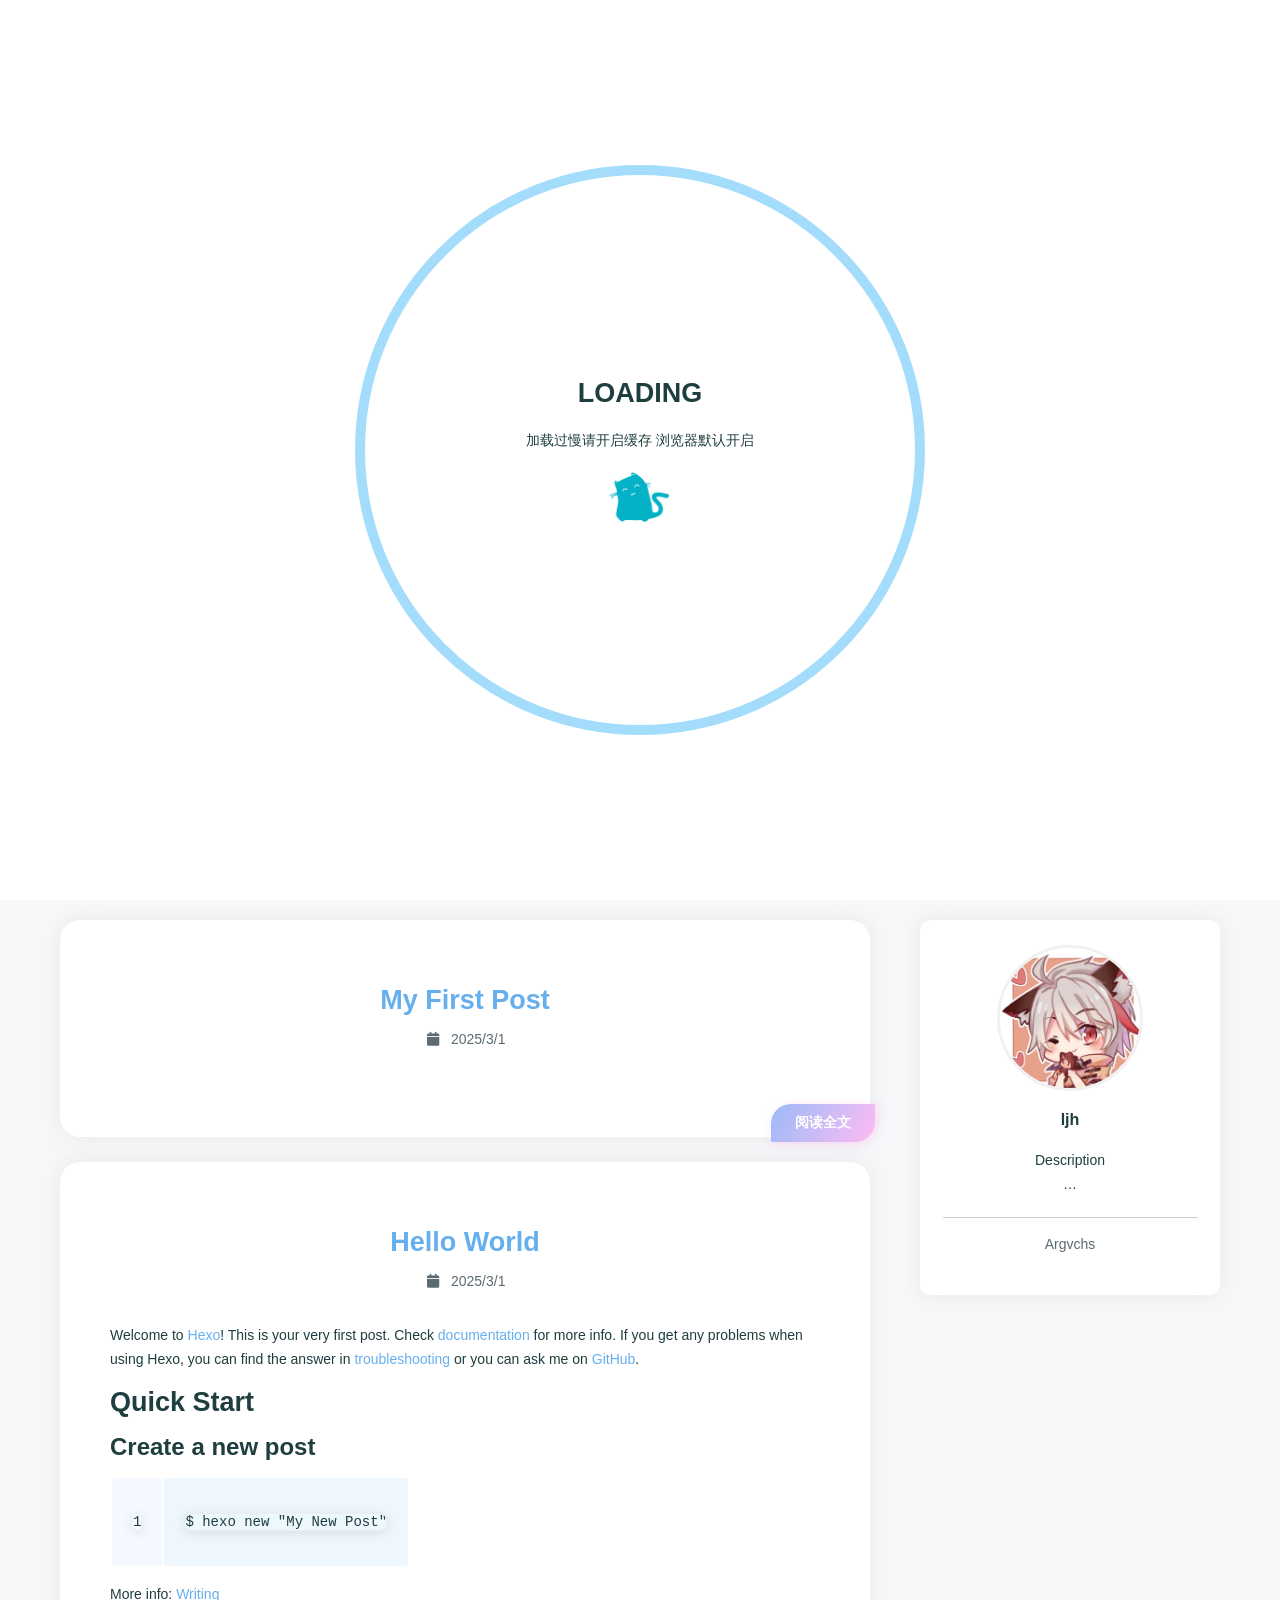
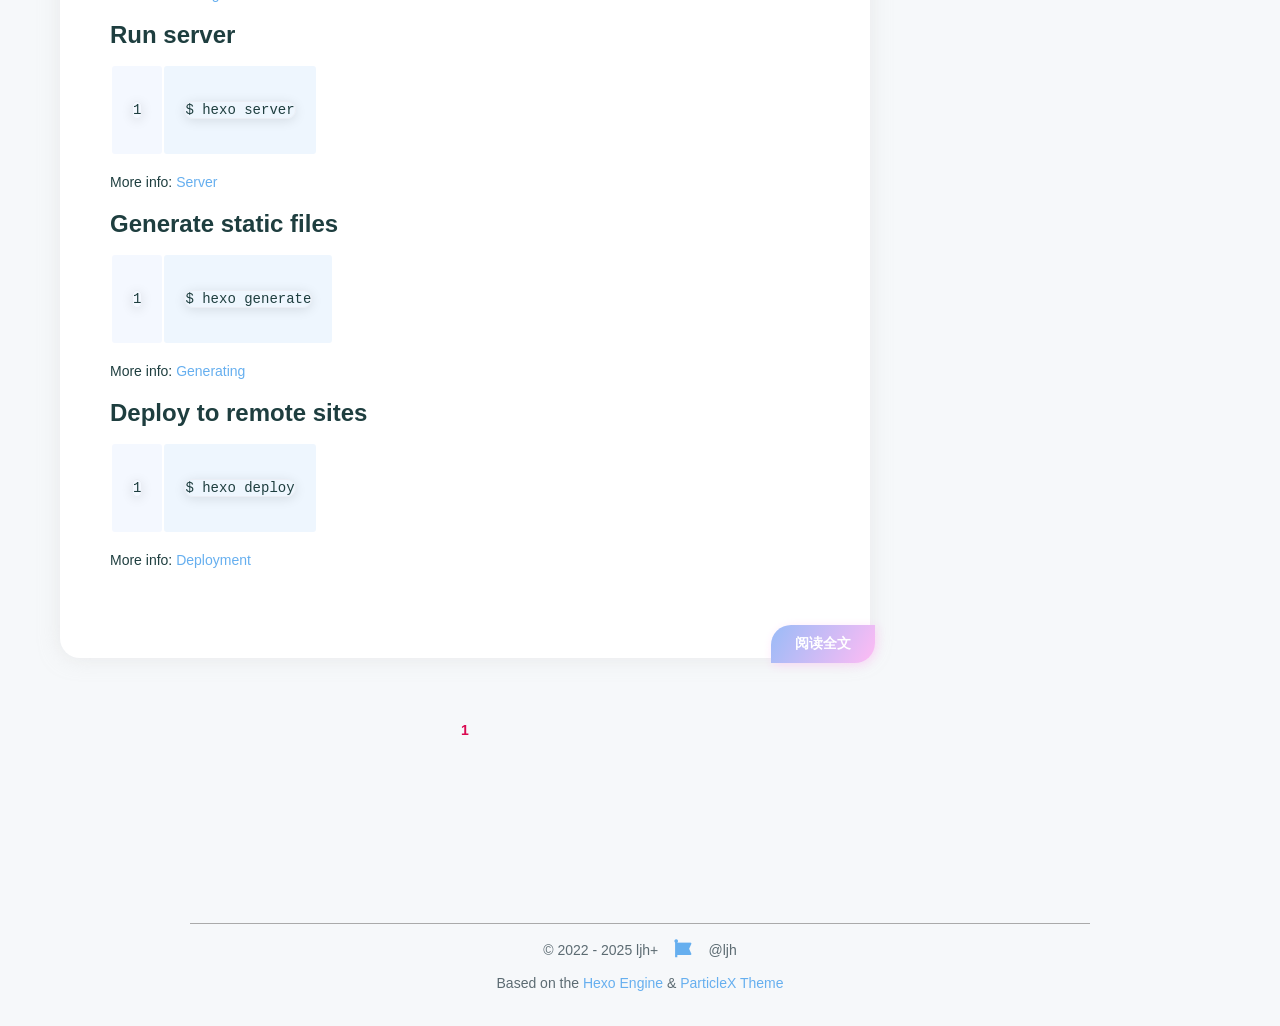
<file: index.html>
<!DOCTYPE html>
<html lang="zh-CN">
<head>
    <meta charset="utf-8" />
    <title>ljh+</title>
    <meta name="author" content="ljh" />
    <meta name="description" content="你终于来了" />
    <meta name="keywords" content="" />
    <meta
        name="viewport"
        content="width=device-width, initial-scale=1.0, maximum-scale=1.0, user-scalable=0"
    />
    <link rel="icon" href="/images/avat.jpeg" />
    <link rel="preconnect" href="https://s4.zstatic.net" />
<script src="https://s4.zstatic.net/ajax/libs/vue/3.3.7/vue.global.prod.min.js"></script>
<link rel="stylesheet" href="https://s4.zstatic.net/ajax/libs/font-awesome/6.4.2/css/all.min.css" />
<link rel="preconnect" href="https://fonts.googleapis.cn" />
<link rel="preconnect" href="https://fonts.gstatic.cn" crossorigin />
<link
    rel="stylesheet"
    href="https://fonts.googleapis.cn/css2?family=Fira+Code:wght@400;500;600;700&family=Lexend:wght@400;500;600;700;800;900&family=Noto+Sans+SC:wght@400;500;600;700;800;900&display=swap"
/>
<script> const mixins = {}; </script>

<script src="https://polyfill.alicdn.com/v3/polyfill.min.js?features=default"></script>


<script src="https://s4.zstatic.net/ajax/libs/highlight.js/11.9.0/highlight.min.js"></script>
<script src="https://s4.zstatic.net/ajax/libs/highlightjs-line-numbers.js/2.8.0/highlightjs-line-numbers.min.js"></script>
<link
    rel="stylesheet"
    href="https://s4.zstatic.net/ajax/libs/highlight.js/11.9.0/styles/github.min.css"
/>
<script src="/js/lib/highlight.js"></script>



<script src="/js/lib/preview.js"></script>





<script src="/js/lib/home.js"></script>

<link rel="stylesheet" href="/css/main.css" />

<meta name="generator" content="Hexo 7.3.0"></head>
<body>
    <div id="layout">
        <transition name="fade">
            <div id="loading" v-show="loading">
                <div id="loading-circle">
                    <h2>LOADING</h2>
                    <p>加载过慢请开启缓存 浏览器默认开启</p>
                    <img src="/images/loading.gif" />
                </div>
            </div>
        </transition>
        <div id="menu" :class="{ hidden: hiddenMenu, 'menu-color': menuColor}">
    <nav id="desktop-menu">
        <a class="title" href="/">
            <span>LJH+</span>
        </a>
        
        <a href="/">
            <i class="fa-solid fa-house fa-fw"></i>
            <span>&ensp;Home</span>
        </a>
        
        <a href="/about">
            <i class="fa-solid fa-id-card fa-fw"></i>
            <span>&ensp;About</span>
        </a>
        
        <a href="/archives">
            <i class="fa-solid fa-box-archive fa-fw"></i>
            <span>&ensp;Archives</span>
        </a>
        
        <a href="/categories">
            <i class="fa-solid fa-bookmark fa-fw"></i>
            <span>&ensp;Categories</span>
        </a>
        
        <a href="/tags">
            <i class="fa-solid fa-tags fa-fw"></i>
            <span>&ensp;Tags</span>
        </a>
        
    </nav>
    <nav id="mobile-menu">
        <div class="title" @click="showMenuItems = !showMenuItems">
            <i class="fa-solid fa-bars fa-fw"></i>
            <span>&emsp;LJH+</span>
        </div>
        <transition name="slide">
            <div class="items" v-show="showMenuItems">
                
                <a href="/">
                    <div class="item">
                        <div style="min-width: 20px; max-width: 50px; width: 10%">
                            <i class="fa-solid fa-house fa-fw"></i>
                        </div>
                        <div style="min-width: 100px; max-width: 150%; width: 20%">Home</div>
                    </div>
                </a>
                
                <a href="/about">
                    <div class="item">
                        <div style="min-width: 20px; max-width: 50px; width: 10%">
                            <i class="fa-solid fa-id-card fa-fw"></i>
                        </div>
                        <div style="min-width: 100px; max-width: 150%; width: 20%">About</div>
                    </div>
                </a>
                
                <a href="/archives">
                    <div class="item">
                        <div style="min-width: 20px; max-width: 50px; width: 10%">
                            <i class="fa-solid fa-box-archive fa-fw"></i>
                        </div>
                        <div style="min-width: 100px; max-width: 150%; width: 20%">Archives</div>
                    </div>
                </a>
                
                <a href="/categories">
                    <div class="item">
                        <div style="min-width: 20px; max-width: 50px; width: 10%">
                            <i class="fa-solid fa-bookmark fa-fw"></i>
                        </div>
                        <div style="min-width: 100px; max-width: 150%; width: 20%">Categories</div>
                    </div>
                </a>
                
                <a href="/tags">
                    <div class="item">
                        <div style="min-width: 20px; max-width: 50px; width: 10%">
                            <i class="fa-solid fa-tags fa-fw"></i>
                        </div>
                        <div style="min-width: 100px; max-width: 150%; width: 20%">Tags</div>
                    </div>
                </a>
                
            </div>
        </transition>
    </nav>
</div>
<transition name="fade">
    <div id="menu-curtain" @click="showMenuItems = !showMenuItems" v-show="showMenuItems"></div>
</transition>

        <div id="main" :class="loading ? 'into-enter-from': 'into-enter-active'">
            <div id="home-head">
    <div
        id="home-background"
        ref="homeBackground"
        data-images="/images/ava.jpg"
    ></div>
    <div id="home-info" @click="homeClick">
        <span class="loop"></span>
        <span class="loop"></span>
        <span class="loop"></span>
        <span class="loop"></span>
        <span class="info">
            <div class="wrap">
                <h1>ljh+</h1>
                <h3>It&#39;s me</h3>
                <h5>你终于来了</h5>
            </div>
        </span>
    </div>
</div>
<div
    id="home-posts-wrap"
    ref="homePostsWrap"
    true
>
    <div id="home-posts">
        

<div class="post">
    <a href="/2025/03/01/My-First-Post/">
        <h2 class="post-title">My First Post</h2>
    </a>
    <div class="category-and-date">
        
        <span class="date">
            <span class="icon">
                <i class="fa-solid fa-calendar fa-fw"></i>
            </span>
            2025/3/1
        </span>
        
        
    </div>
    <div class="description">
        <div class="content" v-pre>
            
            
            
        </div>
    </div>
    <div class="post-tags">
        
        
        
    </div>
    <a href="/2025/03/01/My-First-Post/" class="go-post">阅读全文</a>
</div>

<div class="post">
    <a href="/2025/03/01/hello-world/">
        <h2 class="post-title">Hello World</h2>
    </a>
    <div class="category-and-date">
        
        <span class="date">
            <span class="icon">
                <i class="fa-solid fa-calendar fa-fw"></i>
            </span>
            2025/3/1
        </span>
        
        
    </div>
    <div class="description">
        <div class="content" v-pre>
            
            <p>Welcome to <a target="_blank" rel="noopener" href="https://hexo.io/">Hexo</a>! This is your very first post. Check <a target="_blank" rel="noopener" href="https://hexo.io/docs/">documentation</a> for more info. If you get any problems when using Hexo, you can find the answer in <a target="_blank" rel="noopener" href="https://hexo.io/docs/troubleshooting.html">troubleshooting</a> or you can ask me on <a target="_blank" rel="noopener" href="https://github.com/hexojs/hexo/issues">GitHub</a>.</p>
<h2 id="Quick-Start"><a href="#Quick-Start" class="headerlink" title="Quick Start"></a>Quick Start</h2><h3 id="Create-a-new-post"><a href="#Create-a-new-post" class="headerlink" title="Create a new post"></a>Create a new post</h3><figure class="highlight bash"><table><tr><td class="gutter"><pre><span class="line">1</span><br></pre></td><td class="code"><pre><span class="line">$ hexo new <span class="string">&quot;My New Post&quot;</span></span><br></pre></td></tr></table></figure>

<p>More info: <a target="_blank" rel="noopener" href="https://hexo.io/docs/writing.html">Writing</a></p>
<h3 id="Run-server"><a href="#Run-server" class="headerlink" title="Run server"></a>Run server</h3><figure class="highlight bash"><table><tr><td class="gutter"><pre><span class="line">1</span><br></pre></td><td class="code"><pre><span class="line">$ hexo server</span><br></pre></td></tr></table></figure>

<p>More info: <a target="_blank" rel="noopener" href="https://hexo.io/docs/server.html">Server</a></p>
<h3 id="Generate-static-files"><a href="#Generate-static-files" class="headerlink" title="Generate static files"></a>Generate static files</h3><figure class="highlight bash"><table><tr><td class="gutter"><pre><span class="line">1</span><br></pre></td><td class="code"><pre><span class="line">$ hexo generate</span><br></pre></td></tr></table></figure>

<p>More info: <a target="_blank" rel="noopener" href="https://hexo.io/docs/generating.html">Generating</a></p>
<h3 id="Deploy-to-remote-sites"><a href="#Deploy-to-remote-sites" class="headerlink" title="Deploy to remote sites"></a>Deploy to remote sites</h3><figure class="highlight bash"><table><tr><td class="gutter"><pre><span class="line">1</span><br></pre></td><td class="code"><pre><span class="line">$ hexo deploy</span><br></pre></td></tr></table></figure>

<p>More info: <a target="_blank" rel="noopener" href="https://hexo.io/docs/one-command-deployment.html">Deployment</a></p>

            
        </div>
    </div>
    <div class="post-tags">
        
        
        
    </div>
    <a href="/2025/03/01/hello-world/" class="go-post">阅读全文</a>
</div>


        <div class="page-current">
    
    <span class="current">1</span>
    
    
    
    
</div>

    </div>
    
    <div id="home-card">
        <div id="card-style">
    <div id="card-div">
        <div class="avatar">
            <img src="/images/avat.jpeg" alt="avatar" />
        </div>
        <div class="name">ljh</div>
        <div class="description">
            <p>Description<br>…</p>

        </div>
        
        
        <div class="friend-links">
            
            <div class="friend-link">
                <a target="_blank" rel="noopener" href="https://argvchs.github.io">Argvchs</a>
            </div>
            
        </div>
        
    </div>
</div>

    </div>
    
</div>

            <footer id="footer">
    <div id="footer-wrap">
        <div>
            &copy;
            2022 - 2025 ljh+
            <span id="footer-icon">
                <i class="fa-solid fa-font-awesome fa-fw"></i>
            </span>
            &commat;ljh
        </div>
        <div>
            Based on the <a target="_blank" rel="noopener" href="https://hexo.io">Hexo Engine</a> &amp;
            <a target="_blank" rel="noopener" href="https://github.com/theme-particlex/hexo-theme-particlex">ParticleX Theme</a>
        </div>
        
    </div>
</footer>

        </div>
        
        <transition name="fade">
            <div id="preview" ref="preview" v-show="previewShow">
                <img id="preview-content" ref="previewContent" />
            </div>
        </transition>
        
    </div>
    <script src="/js/main.js"></script>
    
</body>
</html>
</file>
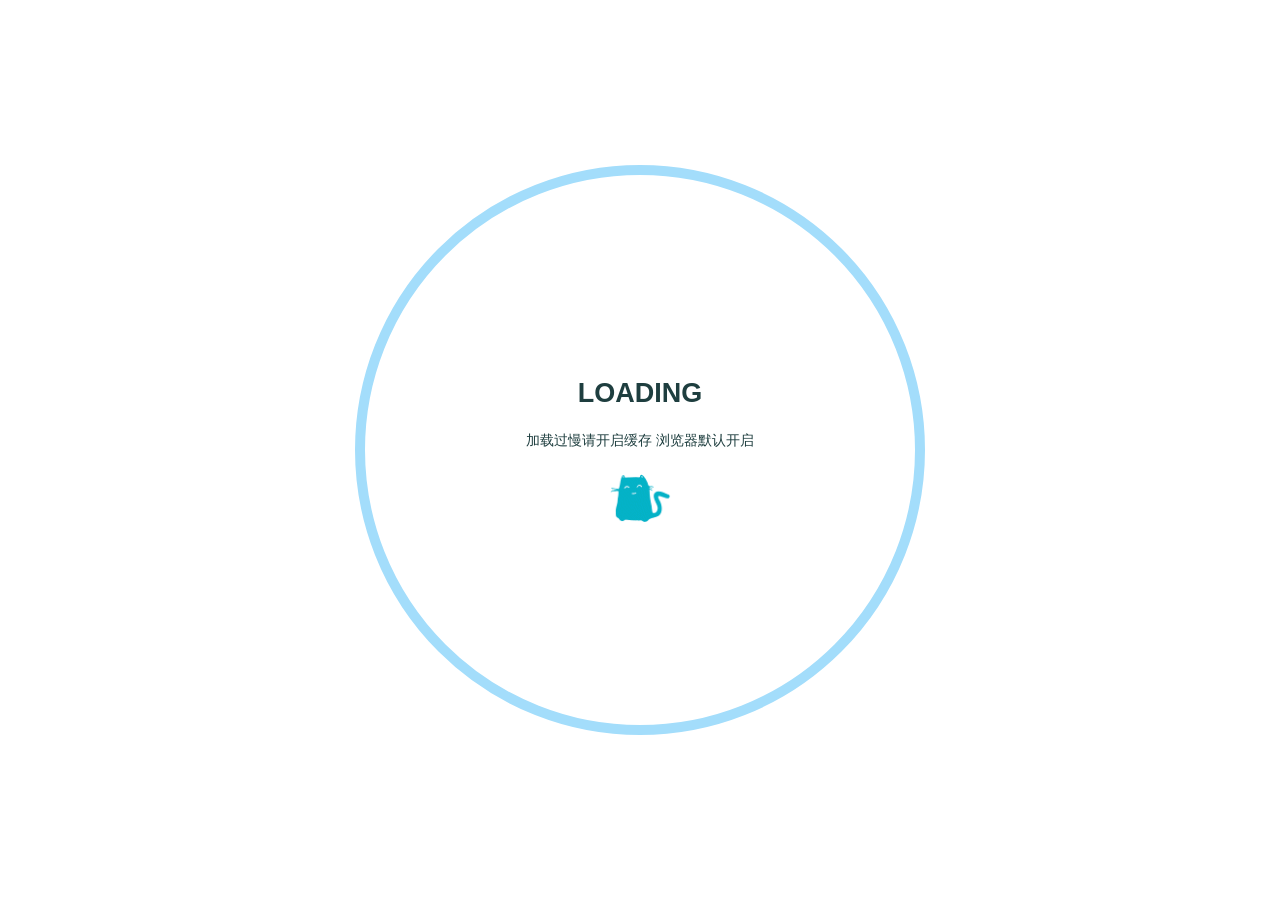
<file: archives/index.html>
<!DOCTYPE html>
<html lang="zh-CN">
<head>
    <meta charset="utf-8" />
    <title>Archives | ljh+</title>
    <meta name="author" content="ljh" />
    <meta name="description" content="你终于来了" />
    <meta name="keywords" content="" />
    <meta
        name="viewport"
        content="width=device-width, initial-scale=1.0, maximum-scale=1.0, user-scalable=0"
    />
    <link rel="icon" href="/images/avat.jpeg" />
    <link rel="preconnect" href="https://s4.zstatic.net" />
<script src="https://s4.zstatic.net/ajax/libs/vue/3.3.7/vue.global.prod.min.js"></script>
<link rel="stylesheet" href="https://s4.zstatic.net/ajax/libs/font-awesome/6.4.2/css/all.min.css" />
<link rel="preconnect" href="https://fonts.googleapis.cn" />
<link rel="preconnect" href="https://fonts.gstatic.cn" crossorigin />
<link
    rel="stylesheet"
    href="https://fonts.googleapis.cn/css2?family=Fira+Code:wght@400;500;600;700&family=Lexend:wght@400;500;600;700;800;900&family=Noto+Sans+SC:wght@400;500;600;700;800;900&display=swap"
/>
<script> const mixins = {}; </script>

<script src="https://polyfill.alicdn.com/v3/polyfill.min.js?features=default"></script>


<script src="https://s4.zstatic.net/ajax/libs/highlight.js/11.9.0/highlight.min.js"></script>
<script src="https://s4.zstatic.net/ajax/libs/highlightjs-line-numbers.js/2.8.0/highlightjs-line-numbers.min.js"></script>
<link
    rel="stylesheet"
    href="https://s4.zstatic.net/ajax/libs/highlight.js/11.9.0/styles/github.min.css"
/>
<script src="/js/lib/highlight.js"></script>



<script src="/js/lib/preview.js"></script>





<link rel="stylesheet" href="/css/main.css" />

<meta name="generator" content="Hexo 7.3.0"></head>
<body>
    <div id="layout">
        <transition name="fade">
            <div id="loading" v-show="loading">
                <div id="loading-circle">
                    <h2>LOADING</h2>
                    <p>加载过慢请开启缓存 浏览器默认开启</p>
                    <img src="/images/loading.gif" />
                </div>
            </div>
        </transition>
        <div id="menu" :class="{ hidden: hiddenMenu, 'menu-color': menuColor}">
    <nav id="desktop-menu">
        <a class="title" href="/">
            <span>LJH+</span>
        </a>
        
        <a href="/">
            <i class="fa-solid fa-house fa-fw"></i>
            <span>&ensp;Home</span>
        </a>
        
        <a href="/about">
            <i class="fa-solid fa-id-card fa-fw"></i>
            <span>&ensp;About</span>
        </a>
        
        <a href="/archives">
            <i class="fa-solid fa-box-archive fa-fw"></i>
            <span>&ensp;Archives</span>
        </a>
        
        <a href="/categories">
            <i class="fa-solid fa-bookmark fa-fw"></i>
            <span>&ensp;Categories</span>
        </a>
        
        <a href="/tags">
            <i class="fa-solid fa-tags fa-fw"></i>
            <span>&ensp;Tags</span>
        </a>
        
    </nav>
    <nav id="mobile-menu">
        <div class="title" @click="showMenuItems = !showMenuItems">
            <i class="fa-solid fa-bars fa-fw"></i>
            <span>&emsp;LJH+</span>
        </div>
        <transition name="slide">
            <div class="items" v-show="showMenuItems">
                
                <a href="/">
                    <div class="item">
                        <div style="min-width: 20px; max-width: 50px; width: 10%">
                            <i class="fa-solid fa-house fa-fw"></i>
                        </div>
                        <div style="min-width: 100px; max-width: 150%; width: 20%">Home</div>
                    </div>
                </a>
                
                <a href="/about">
                    <div class="item">
                        <div style="min-width: 20px; max-width: 50px; width: 10%">
                            <i class="fa-solid fa-id-card fa-fw"></i>
                        </div>
                        <div style="min-width: 100px; max-width: 150%; width: 20%">About</div>
                    </div>
                </a>
                
                <a href="/archives">
                    <div class="item">
                        <div style="min-width: 20px; max-width: 50px; width: 10%">
                            <i class="fa-solid fa-box-archive fa-fw"></i>
                        </div>
                        <div style="min-width: 100px; max-width: 150%; width: 20%">Archives</div>
                    </div>
                </a>
                
                <a href="/categories">
                    <div class="item">
                        <div style="min-width: 20px; max-width: 50px; width: 10%">
                            <i class="fa-solid fa-bookmark fa-fw"></i>
                        </div>
                        <div style="min-width: 100px; max-width: 150%; width: 20%">Categories</div>
                    </div>
                </a>
                
                <a href="/tags">
                    <div class="item">
                        <div style="min-width: 20px; max-width: 50px; width: 10%">
                            <i class="fa-solid fa-tags fa-fw"></i>
                        </div>
                        <div style="min-width: 100px; max-width: 150%; width: 20%">Tags</div>
                    </div>
                </a>
                
            </div>
        </transition>
    </nav>
</div>
<transition name="fade">
    <div id="menu-curtain" @click="showMenuItems = !showMenuItems" v-show="showMenuItems"></div>
</transition>

        <div id="main" :class="loading ? 'into-enter-from': 'into-enter-active'">
            
<div id="archives">
    
    <div id="timeline-wrap" ref="timeline">
        
        <div class="timeline" data-title="helloworld">
            <div class="timeline-tail"></div>
            <div class="timeline-content">
                <div class="item-time">2025/3/1</div>
                <a href="/2025/03/01/hello-world/">
                    <h3>Hello World</h3>
                </a>
                <div class="info">
                    
                    
                </div>
            </div>
        </div>
        
        <div class="timeline" data-title="myfirstpost">
            <div class="timeline-tail"></div>
            <div class="timeline-content">
                <div class="item-time">2025/3/1</div>
                <a href="/2025/03/01/My-First-Post/">
                    <h3>My First Post</h3>
                </a>
                <div class="info">
                    
                    
                </div>
            </div>
        </div>
        
    </div>
</div>

            <footer id="footer">
    <div id="footer-wrap">
        <div>
            &copy;
            2022 - 2025 ljh+
            <span id="footer-icon">
                <i class="fa-solid fa-font-awesome fa-fw"></i>
            </span>
            &commat;ljh
        </div>
        <div>
            Based on the <a target="_blank" rel="noopener" href="https://hexo.io">Hexo Engine</a> &amp;
            <a target="_blank" rel="noopener" href="https://github.com/theme-particlex/hexo-theme-particlex">ParticleX Theme</a>
        </div>
        
    </div>
</footer>

        </div>
        
        <transition name="fade">
            <div id="preview" ref="preview" v-show="previewShow">
                <img id="preview-content" ref="previewContent" />
            </div>
        </transition>
        
    </div>
    <script src="/js/main.js"></script>
    
</body>
</html>
</file>
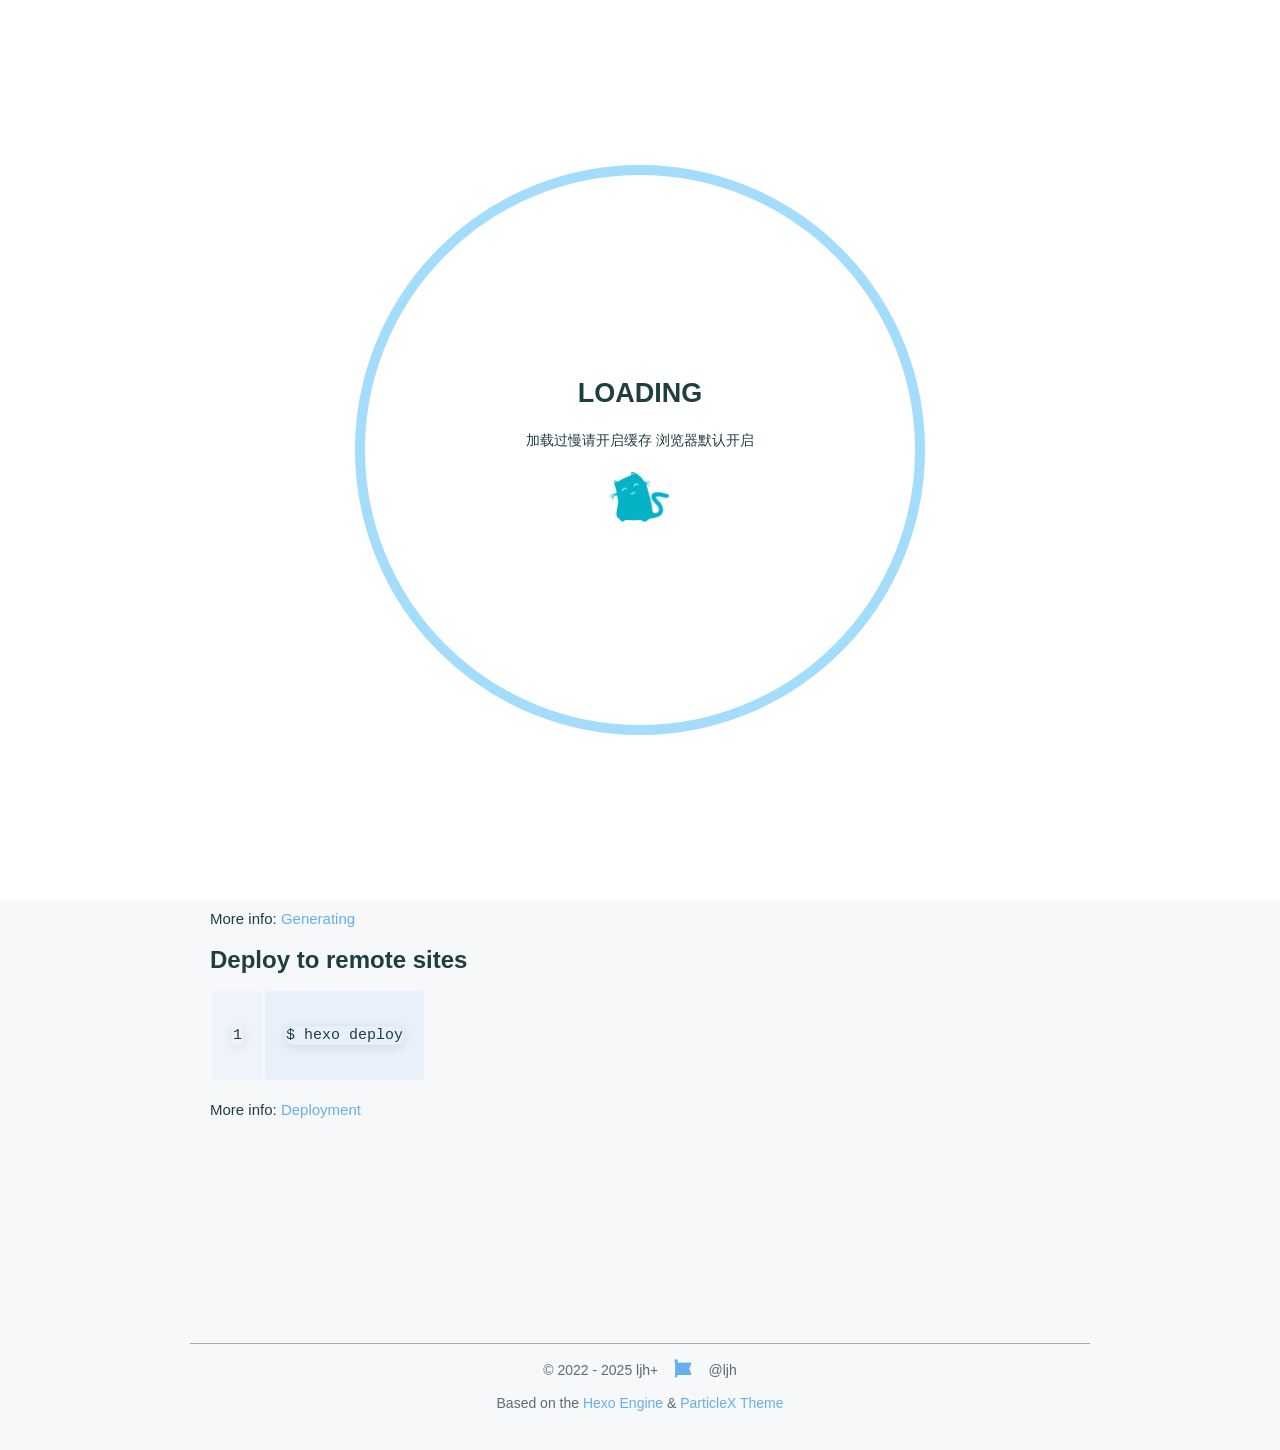
<file: 2025/03/01/hello-world/index.html>
<!DOCTYPE html>
<html lang="zh-CN">
<head>
    <meta charset="utf-8" />
    <title>Hello World | ljh+</title>
    <meta name="author" content="ljh" />
    <meta name="description" content="你终于来了" />
    <meta name="keywords" content="" />
    <meta
        name="viewport"
        content="width=device-width, initial-scale=1.0, maximum-scale=1.0, user-scalable=0"
    />
    <link rel="icon" href="/images/avat.jpeg" />
    <link rel="preconnect" href="https://s4.zstatic.net" />
<script src="https://s4.zstatic.net/ajax/libs/vue/3.3.7/vue.global.prod.min.js"></script>
<link rel="stylesheet" href="https://s4.zstatic.net/ajax/libs/font-awesome/6.4.2/css/all.min.css" />
<link rel="preconnect" href="https://fonts.googleapis.cn" />
<link rel="preconnect" href="https://fonts.gstatic.cn" crossorigin />
<link
    rel="stylesheet"
    href="https://fonts.googleapis.cn/css2?family=Fira+Code:wght@400;500;600;700&family=Lexend:wght@400;500;600;700;800;900&family=Noto+Sans+SC:wght@400;500;600;700;800;900&display=swap"
/>
<script> const mixins = {}; </script>

<script src="https://polyfill.alicdn.com/v3/polyfill.min.js?features=default"></script>


<script src="https://s4.zstatic.net/ajax/libs/highlight.js/11.9.0/highlight.min.js"></script>
<script src="https://s4.zstatic.net/ajax/libs/highlightjs-line-numbers.js/2.8.0/highlightjs-line-numbers.min.js"></script>
<link
    rel="stylesheet"
    href="https://s4.zstatic.net/ajax/libs/highlight.js/11.9.0/styles/github.min.css"
/>
<script src="/js/lib/highlight.js"></script>



<script src="/js/lib/preview.js"></script>









<link rel="stylesheet" href="/css/main.css" />

<meta name="generator" content="Hexo 7.3.0"></head>
<body>
    <div id="layout">
        <transition name="fade">
            <div id="loading" v-show="loading">
                <div id="loading-circle">
                    <h2>LOADING</h2>
                    <p>加载过慢请开启缓存 浏览器默认开启</p>
                    <img src="/images/loading.gif" />
                </div>
            </div>
        </transition>
        <div id="menu" :class="{ hidden: hiddenMenu, 'menu-color': menuColor}">
    <nav id="desktop-menu">
        <a class="title" href="/">
            <span>LJH+</span>
        </a>
        
        <a href="/">
            <i class="fa-solid fa-house fa-fw"></i>
            <span>&ensp;Home</span>
        </a>
        
        <a href="/about">
            <i class="fa-solid fa-id-card fa-fw"></i>
            <span>&ensp;About</span>
        </a>
        
        <a href="/archives">
            <i class="fa-solid fa-box-archive fa-fw"></i>
            <span>&ensp;Archives</span>
        </a>
        
        <a href="/categories">
            <i class="fa-solid fa-bookmark fa-fw"></i>
            <span>&ensp;Categories</span>
        </a>
        
        <a href="/tags">
            <i class="fa-solid fa-tags fa-fw"></i>
            <span>&ensp;Tags</span>
        </a>
        
    </nav>
    <nav id="mobile-menu">
        <div class="title" @click="showMenuItems = !showMenuItems">
            <i class="fa-solid fa-bars fa-fw"></i>
            <span>&emsp;LJH+</span>
        </div>
        <transition name="slide">
            <div class="items" v-show="showMenuItems">
                
                <a href="/">
                    <div class="item">
                        <div style="min-width: 20px; max-width: 50px; width: 10%">
                            <i class="fa-solid fa-house fa-fw"></i>
                        </div>
                        <div style="min-width: 100px; max-width: 150%; width: 20%">Home</div>
                    </div>
                </a>
                
                <a href="/about">
                    <div class="item">
                        <div style="min-width: 20px; max-width: 50px; width: 10%">
                            <i class="fa-solid fa-id-card fa-fw"></i>
                        </div>
                        <div style="min-width: 100px; max-width: 150%; width: 20%">About</div>
                    </div>
                </a>
                
                <a href="/archives">
                    <div class="item">
                        <div style="min-width: 20px; max-width: 50px; width: 10%">
                            <i class="fa-solid fa-box-archive fa-fw"></i>
                        </div>
                        <div style="min-width: 100px; max-width: 150%; width: 20%">Archives</div>
                    </div>
                </a>
                
                <a href="/categories">
                    <div class="item">
                        <div style="min-width: 20px; max-width: 50px; width: 10%">
                            <i class="fa-solid fa-bookmark fa-fw"></i>
                        </div>
                        <div style="min-width: 100px; max-width: 150%; width: 20%">Categories</div>
                    </div>
                </a>
                
                <a href="/tags">
                    <div class="item">
                        <div style="min-width: 20px; max-width: 50px; width: 10%">
                            <i class="fa-solid fa-tags fa-fw"></i>
                        </div>
                        <div style="min-width: 100px; max-width: 150%; width: 20%">Tags</div>
                    </div>
                </a>
                
            </div>
        </transition>
    </nav>
</div>
<transition name="fade">
    <div id="menu-curtain" @click="showMenuItems = !showMenuItems" v-show="showMenuItems"></div>
</transition>

        <div id="main" :class="loading ? 'into-enter-from': 'into-enter-active'">
            <div class="article">
    <div>
        <h1>Hello World</h1>
    </div>
    <div class="info">
        <span class="date">
            <span class="icon">
                <i class="fa-solid fa-calendar fa-fw"></i>
            </span>
            2025/3/1
        </span>
        
        
    </div>
    
    <div class="content" v-pre>
        <p>Welcome to <a target="_blank" rel="noopener" href="https://hexo.io/">Hexo</a>! This is your very first post. Check <a target="_blank" rel="noopener" href="https://hexo.io/docs/">documentation</a> for more info. If you get any problems when using Hexo, you can find the answer in <a target="_blank" rel="noopener" href="https://hexo.io/docs/troubleshooting.html">troubleshooting</a> or you can ask me on <a target="_blank" rel="noopener" href="https://github.com/hexojs/hexo/issues">GitHub</a>.</p>
<h2 id="Quick-Start"><a href="#Quick-Start" class="headerlink" title="Quick Start"></a>Quick Start</h2><h3 id="Create-a-new-post"><a href="#Create-a-new-post" class="headerlink" title="Create a new post"></a>Create a new post</h3><figure class="highlight bash"><table><tr><td class="gutter"><pre><span class="line">1</span><br></pre></td><td class="code"><pre><span class="line">$ hexo new <span class="string">&quot;My New Post&quot;</span></span><br></pre></td></tr></table></figure>

<p>More info: <a target="_blank" rel="noopener" href="https://hexo.io/docs/writing.html">Writing</a></p>
<h3 id="Run-server"><a href="#Run-server" class="headerlink" title="Run server"></a>Run server</h3><figure class="highlight bash"><table><tr><td class="gutter"><pre><span class="line">1</span><br></pre></td><td class="code"><pre><span class="line">$ hexo server</span><br></pre></td></tr></table></figure>

<p>More info: <a target="_blank" rel="noopener" href="https://hexo.io/docs/server.html">Server</a></p>
<h3 id="Generate-static-files"><a href="#Generate-static-files" class="headerlink" title="Generate static files"></a>Generate static files</h3><figure class="highlight bash"><table><tr><td class="gutter"><pre><span class="line">1</span><br></pre></td><td class="code"><pre><span class="line">$ hexo generate</span><br></pre></td></tr></table></figure>

<p>More info: <a target="_blank" rel="noopener" href="https://hexo.io/docs/generating.html">Generating</a></p>
<h3 id="Deploy-to-remote-sites"><a href="#Deploy-to-remote-sites" class="headerlink" title="Deploy to remote sites"></a>Deploy to remote sites</h3><figure class="highlight bash"><table><tr><td class="gutter"><pre><span class="line">1</span><br></pre></td><td class="code"><pre><span class="line">$ hexo deploy</span><br></pre></td></tr></table></figure>

<p>More info: <a target="_blank" rel="noopener" href="https://hexo.io/docs/one-command-deployment.html">Deployment</a></p>

    </div>
    
    
    
    
    
    
    
</div>

            <footer id="footer">
    <div id="footer-wrap">
        <div>
            &copy;
            2022 - 2025 ljh+
            <span id="footer-icon">
                <i class="fa-solid fa-font-awesome fa-fw"></i>
            </span>
            &commat;ljh
        </div>
        <div>
            Based on the <a target="_blank" rel="noopener" href="https://hexo.io">Hexo Engine</a> &amp;
            <a target="_blank" rel="noopener" href="https://github.com/theme-particlex/hexo-theme-particlex">ParticleX Theme</a>
        </div>
        
    </div>
</footer>

        </div>
        
        <transition name="fade">
            <div id="preview" ref="preview" v-show="previewShow">
                <img id="preview-content" ref="previewContent" />
            </div>
        </transition>
        
    </div>
    <script src="/js/main.js"></script>
    
    




    
</body>
</html>
</file>
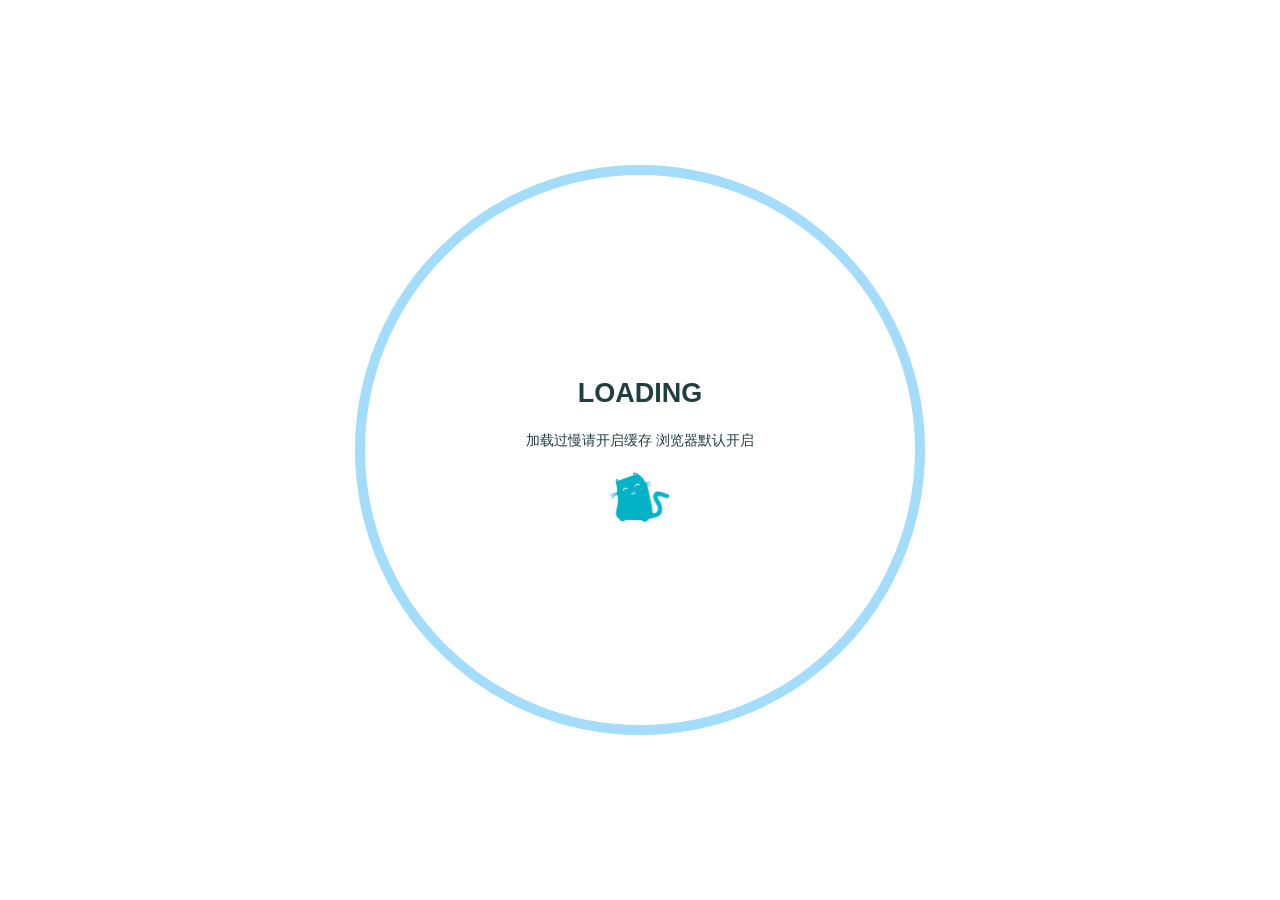
<file: 2025/03/01/My-First-Post/index.html>
<!DOCTYPE html>
<html lang="zh-CN">
<head>
    <meta charset="utf-8" />
    <title>My First Post | ljh+</title>
    <meta name="author" content="ljh" />
    <meta name="description" content="你终于来了" />
    <meta name="keywords" content="" />
    <meta
        name="viewport"
        content="width=device-width, initial-scale=1.0, maximum-scale=1.0, user-scalable=0"
    />
    <link rel="icon" href="/images/avat.jpeg" />
    <link rel="preconnect" href="https://s4.zstatic.net" />
<script src="https://s4.zstatic.net/ajax/libs/vue/3.3.7/vue.global.prod.min.js"></script>
<link rel="stylesheet" href="https://s4.zstatic.net/ajax/libs/font-awesome/6.4.2/css/all.min.css" />
<link rel="preconnect" href="https://fonts.googleapis.cn" />
<link rel="preconnect" href="https://fonts.gstatic.cn" crossorigin />
<link
    rel="stylesheet"
    href="https://fonts.googleapis.cn/css2?family=Fira+Code:wght@400;500;600;700&family=Lexend:wght@400;500;600;700;800;900&family=Noto+Sans+SC:wght@400;500;600;700;800;900&display=swap"
/>
<script> const mixins = {}; </script>

<script src="https://polyfill.alicdn.com/v3/polyfill.min.js?features=default"></script>


<script src="https://s4.zstatic.net/ajax/libs/highlight.js/11.9.0/highlight.min.js"></script>
<script src="https://s4.zstatic.net/ajax/libs/highlightjs-line-numbers.js/2.8.0/highlightjs-line-numbers.min.js"></script>
<link
    rel="stylesheet"
    href="https://s4.zstatic.net/ajax/libs/highlight.js/11.9.0/styles/github.min.css"
/>
<script src="/js/lib/highlight.js"></script>



<script src="/js/lib/preview.js"></script>









<link rel="stylesheet" href="/css/main.css" />

<meta name="generator" content="Hexo 7.3.0"></head>
<body>
    <div id="layout">
        <transition name="fade">
            <div id="loading" v-show="loading">
                <div id="loading-circle">
                    <h2>LOADING</h2>
                    <p>加载过慢请开启缓存 浏览器默认开启</p>
                    <img src="/images/loading.gif" />
                </div>
            </div>
        </transition>
        <div id="menu" :class="{ hidden: hiddenMenu, 'menu-color': menuColor}">
    <nav id="desktop-menu">
        <a class="title" href="/">
            <span>LJH+</span>
        </a>
        
        <a href="/">
            <i class="fa-solid fa-house fa-fw"></i>
            <span>&ensp;Home</span>
        </a>
        
        <a href="/about">
            <i class="fa-solid fa-id-card fa-fw"></i>
            <span>&ensp;About</span>
        </a>
        
        <a href="/archives">
            <i class="fa-solid fa-box-archive fa-fw"></i>
            <span>&ensp;Archives</span>
        </a>
        
        <a href="/categories">
            <i class="fa-solid fa-bookmark fa-fw"></i>
            <span>&ensp;Categories</span>
        </a>
        
        <a href="/tags">
            <i class="fa-solid fa-tags fa-fw"></i>
            <span>&ensp;Tags</span>
        </a>
        
    </nav>
    <nav id="mobile-menu">
        <div class="title" @click="showMenuItems = !showMenuItems">
            <i class="fa-solid fa-bars fa-fw"></i>
            <span>&emsp;LJH+</span>
        </div>
        <transition name="slide">
            <div class="items" v-show="showMenuItems">
                
                <a href="/">
                    <div class="item">
                        <div style="min-width: 20px; max-width: 50px; width: 10%">
                            <i class="fa-solid fa-house fa-fw"></i>
                        </div>
                        <div style="min-width: 100px; max-width: 150%; width: 20%">Home</div>
                    </div>
                </a>
                
                <a href="/about">
                    <div class="item">
                        <div style="min-width: 20px; max-width: 50px; width: 10%">
                            <i class="fa-solid fa-id-card fa-fw"></i>
                        </div>
                        <div style="min-width: 100px; max-width: 150%; width: 20%">About</div>
                    </div>
                </a>
                
                <a href="/archives">
                    <div class="item">
                        <div style="min-width: 20px; max-width: 50px; width: 10%">
                            <i class="fa-solid fa-box-archive fa-fw"></i>
                        </div>
                        <div style="min-width: 100px; max-width: 150%; width: 20%">Archives</div>
                    </div>
                </a>
                
                <a href="/categories">
                    <div class="item">
                        <div style="min-width: 20px; max-width: 50px; width: 10%">
                            <i class="fa-solid fa-bookmark fa-fw"></i>
                        </div>
                        <div style="min-width: 100px; max-width: 150%; width: 20%">Categories</div>
                    </div>
                </a>
                
                <a href="/tags">
                    <div class="item">
                        <div style="min-width: 20px; max-width: 50px; width: 10%">
                            <i class="fa-solid fa-tags fa-fw"></i>
                        </div>
                        <div style="min-width: 100px; max-width: 150%; width: 20%">Tags</div>
                    </div>
                </a>
                
            </div>
        </transition>
    </nav>
</div>
<transition name="fade">
    <div id="menu-curtain" @click="showMenuItems = !showMenuItems" v-show="showMenuItems"></div>
</transition>

        <div id="main" :class="loading ? 'into-enter-from': 'into-enter-active'">
            <div class="article">
    <div>
        <h1>My First Post</h1>
    </div>
    <div class="info">
        <span class="date">
            <span class="icon">
                <i class="fa-solid fa-calendar fa-fw"></i>
            </span>
            2025/3/1
        </span>
        
        
    </div>
    
    <div class="content" v-pre>
        
    </div>
    
    
    
    
    
    
    
</div>

            <footer id="footer">
    <div id="footer-wrap">
        <div>
            &copy;
            2022 - 2025 ljh+
            <span id="footer-icon">
                <i class="fa-solid fa-font-awesome fa-fw"></i>
            </span>
            &commat;ljh
        </div>
        <div>
            Based on the <a target="_blank" rel="noopener" href="https://hexo.io">Hexo Engine</a> &amp;
            <a target="_blank" rel="noopener" href="https://github.com/theme-particlex/hexo-theme-particlex">ParticleX Theme</a>
        </div>
        
    </div>
</footer>

        </div>
        
        <transition name="fade">
            <div id="preview" ref="preview" v-show="previewShow">
                <img id="preview-content" ref="previewContent" />
            </div>
        </transition>
        
    </div>
    <script src="/js/main.js"></script>
    
    




    
</body>
</html>
</file>
<file: css/main.css>
#archives {
    margin: auto;
    margin-top: 100px;
    padding: 20px;
}
#archives .categories-tags {
    margin: auto;
    margin-bottom: 50px;
    max-width: 900px;
    text-align: center;
    width: 100%;
}
#archives .categories-tags span {
    display: inline-block;
    margin: 10px;
}
#archives .categories-tags span .icon {
    color: #fff;
    margin-left: 0;
    margin-right: 10px;
}
#archives .categories-tags span a {
    border: #ffffff80 1px solid;
    border-radius: 10px;
    color: #fff;
    padding: 10px 15px;
    transition: background 0.25s, border 0.25s, color 0.25s;
}
#archives .categories-tags span a:hover {
    background: #fff !important;
    border: #a5c2f5 1px solid;
    color: #5c6b72;
}
#archives .category,
#archives .tags .tag,
.article .info .category,
.article .info .tags,
.article .info .tags .tag {
    display: inline-block;
    margin-right: 10px;
}
#archives h3 {
    margin: 10px 0;
}
#crypto {
    margin: 50px 0;
}
#crypto.failure {
    border-color: #ea4a5a;
    color: #ea4a5a;
}
#crypto.failure:focus {
    box-shadow: 0 0 0 3px #ea4a5a4d;
}
#crypto.success {
    border-color: #34d058;
    color: #34d058;
}
#footer {
    font-size: 14px;
    margin-top: 150px;
    padding-bottom: 20px;
    text-align: center;
    width: 100%;
}
#footer #footer-icon {
    color: #66afef;
    display: inline-block;
    font-size: 18px;
    margin: 0 10px;
}
#footer #footer-wrap {
    border-top: 1px solid #aaa;
    color: #5c6b72;
    margin: auto;
    width: 900px;
}
#footer #footer-wrap div {
    margin: 15px;
}
#home-card {
    width: 300px;
}
#home-card #card-style {
    background: #fff;
    border: none;
    border-radius: 10px;
    box-shadow: 0 0 20px #d9d9d980;
    display: flex;
    flex-direction: column;
    max-height: 80vh;
    justify-content: center;
    overflow: auto;
    position: sticky;
    text-align: center;
    top: 10vh;
    width: 300px;
}
#home-card #card-div {
    overflow: auto;
    padding: 25px 0;
}
#home-card #card-div .avatar {
    border: #f1f1f1 solid 3px;
    border-radius: 50%;
    height: 140px;
    margin: auto;
    text-align: center;
    width: 140px;
}
#home-card #card-div .avatar img {
    border-radius: 50%;
    height: 100%;
    width: 100%;
}
#home-card #card-div .avatar:hover img {
    transform: rotate(360deg);
}
#home-card #card-div .description {
    margin: 20px auto;
    width: 85%;
}
#home-card #card-div .friend-links .friend-link {
    margin-bottom: 5px;
}
#home-card #card-div .friend-links a {
    border-radius: 5px;
    color: #5c6b72;
    display: block;
    padding: 8px 0;
}
#home-card #card-div .icon-links .icon-link {
    margin: 5px;
}
#home-card #card-div .icon-links a {
    border-radius: 5px;
    color: #5c6b72;
    font-size: 18px;
    padding: 5px;
}
#home-card #card-div .icon-links a:hover,
#home-card #card-div .friend-links a:hover,
#home-posts .page-current .page-num:hover {
    background: #66afef;
    color: #fff;
}
#home-card #card-div .icon-links,
#home-card #card-div .friend-links {
    border-top: #cdcdcd solid 1px;
    margin: 10px auto;
    padding-top: 10px;
    width: 85%;
}
#home-card #card-div .name {
    font-size: 16px;
    font-weight: bold;
    margin: 20px auto;
}
#home-head {
    display: flex;
    height: 100vh;
    width: 100vw;
}
#home-head #home-background {
    background-position: center;
    background-repeat: no-repeat;
    background-size: cover;
    height: 100vh;
    left: 0;
    position: absolute;
    top: 0;
    width: 100vw;
    z-index: -1;
}
#home-head #home-info .info {
    align-items: center;
    border-radius: 50%;
    display: flex;
    justify-content: center;
    text-align: center;
}
#home-head #home-info .loop:nth-child(1) {
    animation: loop1 10s linear infinite;
    background: #fff;
    border-radius: 38% 62% 63% 37%/41% 44% 56% 59%;
    opacity: 0.3;
    transform: rotate(30deg);
}
#home-head #home-info .loop:nth-child(2) {
    animation: loop2 15s linear infinite;
    background: #fff;
    border-radius: 38% 62% 63% 37%/41% 44% 56% 59%;
    opacity: 0.45;
    transform: rotate(60deg);
}
#home-head #home-info .loop:nth-child(3) {
    animation: loop3 10s linear infinite;
    background: #fff;
    border-radius: 38% 62% 63% 37%/41% 44% 56% 59%;
    opacity: 0.3;
    transform: rotate(90deg);
}
#home-head #home-info .loop:nth-child(4) {
    animation: loop4 15s linear infinite;
    background: #fff;
    border-radius: 38% 62% 63% 37%/41% 44% 56% 59%;
    opacity: 0.45;
    transform: rotate(120deg);
}
#home-head #home-info,
#home-posts {
    margin: auto;
}
#home-posts .page-current {
    align-items: center;
    display: flex;
    font-weight: bold;
    justify-content: center;
    margin-top: 50px;
    text-align: center;
    width: 100%;
}
#home-posts .page-current .current {
    border-radius: 5px;
    color: #da0a51;
    display: inline-block;
    height: 35px;
    line-height: 35px;
    margin: 0 7px;
    padding: 5px;
    width: 35px;
}
#home-posts .page-current .page-num,
#home-posts .page-current .page-omit {
    border-radius: 5px;
    display: inline-block;
    height: 35px;
    line-height: 35px;
    margin: 0 7px;
    padding: 5px;
    width: 35px;
}
#home-posts .page-current a {
    color: #999;
}
#home-posts .post {
    background: #fff;
    border-radius: 20px;
    box-shadow: 0 0 20px #d9d9d980;
    transition: box-shadow 0.25s, transform 0.25s;
}
#home-posts .post .category-and-date {
    color: #5c6b72;
    margin-top: 15px;
    text-align: center;
    width: 100%;
}
#home-posts .post .category-and-date .category {
    display: inline-block;
    margin-right: 25px;
}
#home-posts .post .category-and-date .category a,
#archives a,
#archives .tag-icon,
#archives .item-time,
#archives .categories-tags span a:hover .icon,
.article .info a {
    color: #5c6b72;
}
#home-posts .post .category-and-date .date,
#archives .tags,
#menu #desktop-menu a span {
    display: inline-block;
}
#home-posts .post .category-and-date .special {
    display: inline-block;
    margin-left: 25px;
}
#home-posts .post .go-post {
    background: linear-gradient(120deg, #9abbf7 0%, #ffbbf4 100%);
    border: 0;
    border-radius: 20px 0;
    bottom: -5px;
    box-shadow: 2px 2px 10px 0 #ffbbf47a;
    color: #fff;
    font-size: 14px;
    font-weight: bold;
    padding: 10px 24px;
    position: absolute;
    right: -5px;
    transition: box-shadow 0.25s ease-out, right 0.25s ease-out;
}
#home-posts .post .go-post:hover {
    box-shadow: -2px -2px 10px 0 #9abbf77a;
    right: -7px;
}
#home-posts .post .post-tags .tag {
    display: inline-block;
    font-weight: bold;
    margin-right: 10px;
}
#home-posts .post .post-tags a {
    font-size: 14px;
}
#home-posts .post .post-tags,
#archives .info,
.article .info {
    line-height: 1.7;
}
#home-posts .post-title {
    color: #66afef;
    text-align: center;
}
#home-posts .post:hover {
    box-shadow: 0 0 5px #d9d9d9;
    transform: translate(-5px, -5px);
}
#home-posts-wrap {
    background: transparent;
    border-radius: 10px;
    display: flex;
    margin: auto;
    padding: 20px;
}
#home-posts-wrap,
#archives,
.article,
#footer #footer-wrap {
    box-sizing: border-box;
}
#loading {
    align-items: center;
    background: #fff;
    display: flex;
    flex-direction: column;
    height: 100vh;
    justify-content: center;
    left: 0;
    position: fixed;
    top: 0;
    width: 100vw;
    word-break: keep-all;
    z-index: 2147483647;
}
#loading h2,
#loading p,
#loading img {
    margin: 10px;
}
#loading img {
    border-radius: 0;
    height: 50px;
}
#loading-circle {
    align-items: center;
    border: 10px solid #a3ddfb;
    border-radius: 50%;
    display: flex;
    flex-direction: column;
    height: 50vmin;
    justify-content: center;
    padding: 50px;
    text-align: center;
    width: 50vmin;
}
#main {
    margin-right: calc(100% - 100vw);
}
#menu {
    background: #92cafa;
    box-shadow: 0 -1px 10px 0 #9e9e9e4d;
    font-weight: bold;
    line-height: 50px;
    position: fixed;
    top: 0;
    transition: background 0.25s ease-out, top 0.25s ease-out;
    width: 100vw;
    z-index: 1004;
}
#menu #desktop-menu {
    height: 50px;
}
#menu #desktop-menu .title {
    color: #555;
    display: inline-block;
    margin-left: 60px;
    margin-right: 5px;
}
#menu #desktop-menu a {
    color: #555;
    display: inline-block;
    margin-left: 30px;
}
#menu #mobile-menu {
    min-height: 50px;
    text-align: center;
}
#menu #mobile-menu .items {
    padding: 10px 0 20px;
    z-index: 1002;
}
#menu #mobile-menu .items .item {
    display: flex;
    justify-content: center;
    margin: auto;
    min-width: 200px;
    width: 80%;
}
#menu #mobile-menu .items a {
    color: #555;
}
#menu #mobile-menu .title {
    color: #555;
    cursor: pointer;
    z-index: 1003;
}
#menu-curtain {
    background: #0003;
    height: 100%;
    left: 0;
    position: fixed;
    top: 0;
    width: 100%;
    z-index: 1001;
}
#menu.hidden {
    top: -50px;
}
#menu.menu-color {
    background: #0003;
}
#menu.menu-color #desktop-menu a,
#menu.menu-color #mobile-menu a,
#menu.menu-color #mobile-menu .title {
    color: #fff;
}
#preview {
    align-items: center;
    background-color: #fffc;
    display: flex;
    height: 100vh;
    justify-content: center;
    left: 0;
    position: fixed;
    top: 0;
    width: 100vw;
    z-index: 1005;
}
#preview-content {
    box-shadow: 0 0 50px 10px #d9d9d980;
    margin: auto;
    max-height: 95%;
    max-width: 95%;
}
#search-bar {
    margin-bottom: 50px;
    z-index: 1000;
}
#timeline-wrap {
    display: flex;
    flex-direction: column-reverse;
}
* {
    margin: 0;
    padding: 0;
    position: relative;
    scrollbar-color: #8ab5ff #e6efff;
    scrollbar-width: thin;
    word-wrap: break-word;
}
.article {
    font-size: 15px;
    margin: auto;
    margin-top: 100px;
    padding: 20px;
}
.article .content {
    margin: 50px 0;
}
.article .info .date {
    color: #5c6b72;
    display: inline-block;
    margin-right: 10px;
}
.code-content {
    font-size: 13px;
    line-height: 2;
    overflow: auto;
    padding: 50px 30px 20px;
    white-space: pre;
}
.comment iframe,
body::-webkit-scrollbar-track {
    border-radius: 0;
}
.content {
    transition: opacity 0.25s;
}
.content img,
.content video,
.content audio,
.content iframe {
    display: block;
    margin: 15px auto;
    max-width: 75%;
}
.copycode {
    color: #5c6b72;
    position: absolute;
    right: 0;
    top: 0;
}
.copycode i {
    padding: 15px;
    position: absolute;
    right: 0;
    top: 0;
    transition: transform 0.25s;
}
.copycode.copied i {
    transform: scale(1.25);
}
.copycode.copied i:first-child,
.copycode:not(.copied) i:last-child {
    opacity: 0;
}
.fade-enter-active,
.fade-leave-active {
    transition: opacity 0.3s;
}
.fade-enter-from,
.fade-leave-to {
    opacity: 0;
}
.hljs-ln-code {
    padding-left: 20px !important;
}
.hljs-ln-numbers {
    border-right: 1px solid #ccc;
    color: #ccc;
    padding-right: 10px !important;
    text-align: right;
    vertical-align: top;
}
.icon {
    color: #5c6b72;
    margin-right: 5px;
}
.input {
    background: #f6f8fa;
    border: 1px solid #d0d7de;
    border-radius: 50px;
    box-sizing: border-box;
    color: #000;
    display: block;
    font-size: 15px;
    height: 50px;
    text-indent: 20px;
    transition: background 0.25s, border 0.25s, box-shadow 0.25s;
    width: 100%;
}
.input:focus {
    background: #fff;
    border-color: #0969da;
    box-shadow: 0 0 0 3px #0969da4d;
    outline: none;
}
.input:hover {
    background: #fff;
}
.into-enter-active {
    transition: opacity 0.5s, transform 0.5s;
}
.into-enter-from {
    opacity: 0;
    transform: scale(1.1);
}
.katex {
    white-space: normal !important;
}
.language {
    background: linear-gradient(to right, #ed6ea0 0%, #ec8c69 100%);
    border-radius: 0 0 10px 10px;
    box-shadow: 1px 1px 0.75rem #ed6ea14d;
    color: #fff;
    font-size: 12px;
    font-weight: bold;
    left: 30px;
    padding: 10px 15px;
    position: absolute;
    top: 0;
}
.page-num,
.icon-link a,
.friend-link a {
    transition: background 0.25s, color 0.25s;
}
.page-num:hover,
.icon-link a:hover,
.friend-link a:hover,
.categories-tags a:hover,
.go-post:hover {
    opacity: 1;
}
.slide-enter-active,
.slide-leave-active {
    transition: margin-top 0.3s, opacity 0.3s;
}
.slide-enter-from,
.slide-leave-to {
    margin-top: -300px;
    opacity: 0;
}
.timeline {
    margin-bottom: 30px;
    transition: margin-top 0.5s, opacity 0.3s, visibility 0.3s;
}
.timeline-content {
    background: #fff;
    border: 1px solid #0002;
    border-radius: 3px;
    margin-left: 17.5px;
    padding: 24px;
    transition: box-shadow 0.5s;
}
.timeline-content:hover {
    box-shadow: 0 2px 8px #00000017;
}
.timeline-tail {
    background: #fff;
    border: 2px solid #a5c2f5;
    border-radius: 50%;
    height: 7px;
    position: absolute;
    width: 7px;
}
::-webkit-scrollbar {
    height: 12px;
    width: 12px;
}
::-webkit-scrollbar-thumb {
    background: #8ab5ff
        linear-gradient(
            45deg,
            #fff6 25%,
            transparent 25%,
            transparent 50%,
            #fff6 50%,
            #fff6 75%,
            transparent 75%,
            transparent
        );
    border: 3px solid #e6efff;
    border-radius: 100px;
}
::-webkit-scrollbar-track {
    background: #e6efff;
    border-radius: 100px;
}
::selection {
    background-color: #3392ff2a;
    color: unset;
}
a {
    color: #66afef;
    text-decoration: none;
}
a:hover,
.content .copycode:hover {
    opacity: 0.8;
}
audio,
button,
iframe,
img,
video,
#home-head,
#menu,
.categories-tags a,
.copycode,
.friend-link a,
.go-post,
.hljs-ln-numbers,
.icon-link a,
.katex,
.language,
.page-current {
    user-select: none;
}
b,
strong {
    font-weight: bold;
    line-height: 2.5;
}
blockquote {
    background: #d9e8ff6b;
    border-left: 3px solid #1e3e3f;
    border-radius: 3px;
    margin: 15px 0;
    overflow: auto;
    padding: 0 15px;
}
body {
    background: #f6f8fa;
    color: #1e3e3f;
    font: 500 14px Lexend, "Noto Sans SC", sans-serif;
    overflow-x: hidden;
    width: 100%;
}
code {
    background: #bddcf76b;
    border-radius: 4px;
    line-height: 2.5;
    padding: 4px 8px;
}
h1,
h2,
h3,
h4,
h5,
h6 {
    color: #1e3e3f;
    font-weight: bold;
    margin: 15px 0;
    word-break: keep-all;
}
h1 {
    font-size: 30px;
}
h2 {
    font-size: 27px;
}
h3 {
    font-size: 24px;
}
h4 {
    font-size: 21px;
}
h5 {
    font-size: 18px;
}
h6 {
    font-size: 15px;
}
hr {
    border-style: dashed none none;
    border-width: 1.5px;
}
img,
video,
audio,
iframe {
    border-radius: 10px;
}
mark {
    background: #fff13360;
    border-radius: 4px;
    color: unset;
    line-height: 2.5;
    padding: 4px 8px;
}
p,
ul,
ol {
    line-height: 1.7;
    margin: 15px 0;
}
pre {
    border: 1px solid #ebeef5;
    border-radius: 15px;
    box-shadow: 0 2px 12px 0 #0000001a;
    margin: 25px 0;
    overflow: hidden;
    white-space: normal;
}
pre,
code,
.hljs,
.input,
.language {
    font-family: "Fira Code", "Noto Sans SC", monospace;
}
table:not(.hljs-ln) {
    margin: 15px 0;
}
table:not(.hljs-ln) td:nth-child(even) {
    background: #c7e0fb4d;
}
table:not(.hljs-ln) td:nth-child(odd) {
    background: #d9e8ff4d;
}
table:not(.hljs-ln) th {
    background: #a3ddfb;
}
table:not(.hljs-ln) tr th,
table:not(.hljs-ln) tr td {
    border-radius: 3px;
    padding: 10px 20px;
}
ul li,
ol li {
    margin: 8px 0;
}
@keyframes loop1 {
    from {
        transform: rotate(30deg);
    }
    to {
        transform: rotate(390deg);
    }
}
@keyframes loop2 {
    from {
        transform: rotate(60deg);
    }
    to {
        transform: rotate(420deg);
    }
}
@keyframes loop3 {
    from {
        transform: rotate(90deg);
    }
    to {
        transform: rotate(450deg);
    }
}
@keyframes loop4 {
    from {
        transform: rotate(120deg);
    }
    to {
        transform: rotate(480deg);
    }
}
@media (min-width: 900px) {
    #home-head #home-info .info .wrap {
        padding: 25px;
    }
    #home-head #home-info .info .wrap h1 {
        font-size: 52px;
        font-weight: bold;
        margin-bottom: 10px;
    }
    #home-head #home-info .info .wrap h3 {
        font-size: 24px;
        margin: 10px 0;
    }
    #home-head #home-info .info .wrap h5 {
        font-size: 16px;
        margin: 20px 0;
    }
    #home-head #home-info .loop {
        display: inline-block;
        height: 500px;
        position: absolute;
        width: 500px;
    }
    #home-head #home-info,
    #home-head #home-info .info {
        height: 500px;
        width: 500px;
    }
    #home-posts {
        margin-right: 50px;
        width: 850px;
    }
    #home-posts .post {
        margin-bottom: 25px;
        padding: 50px;
    }
    #home-posts .post .description {
        padding: 20px 0;
    }
    #home-posts-wrap {
        max-width: 1200px;
    }
    #menu #desktop-menu {
        display: block;
    }
    #menu #mobile-menu {
        display: none;
    }
    .article,
    #archives,
    #footer #footer-wrap {
        width: 900px;
    }
    .home-posts-wrap-no-card #home-posts {
        margin: auto;
    }
    ul,
    ol {
        padding-left: 40px;
    }
}
@media (min-width: 900px) and (max-width: 1200px) {
    #home-card {
        display: none;
    }
    #home-posts {
        width: 100%;
    }
    #home-posts-wrap,
    #archives {
        width: 800px;
    }
}
@media (max-width: 900px) {
    #home-head #home-info {
        height: 350px;
        width: 350px;
    }
    #home-head #home-info .info {
        align-items: center;
        background: #ffffffa6;
        display: flex;
        height: 350px;
        justify-content: center;
        margin: auto;
        width: 350px;
    }
    #home-head #home-info .info .wrap {
        padding: 50px;
    }
    #home-head #home-info .info .wrap h1 {
        font-size: 46px;
        margin-bottom: 10px;
    }
    #home-head #home-info .info .wrap h3 {
        font-size: 20px;
        margin: 10px 0;
    }
    #home-head #home-info .info .wrap h5 {
        font-size: 14px;
        margin: 20px 0;
    }
    #home-head #home-info .loop {
        display: none;
        height: 350px;
        position: absolute;
        width: 350px;
    }
    #home-posts {
        margin: auto;
        width: 100%;
    }
    #home-posts .post {
        margin-bottom: 30px;
        padding: 20px 30px;
    }
    #home-posts .post .description {
        padding: 20px 0;
    }
    #home-posts .post .post-tags {
        padding-right: 69px;
    }
    #home-posts-wrap,
    .article,
    #archives,
    #footer #footer-wrap {
        width: 100%;
    }
    #menu #desktop-menu,
    #home-card {
        display: none;
    }
    #menu #mobile-menu {
        display: block;
    }
    ul,
    ol {
        padding-left: 20px;
    }
}
</file>
